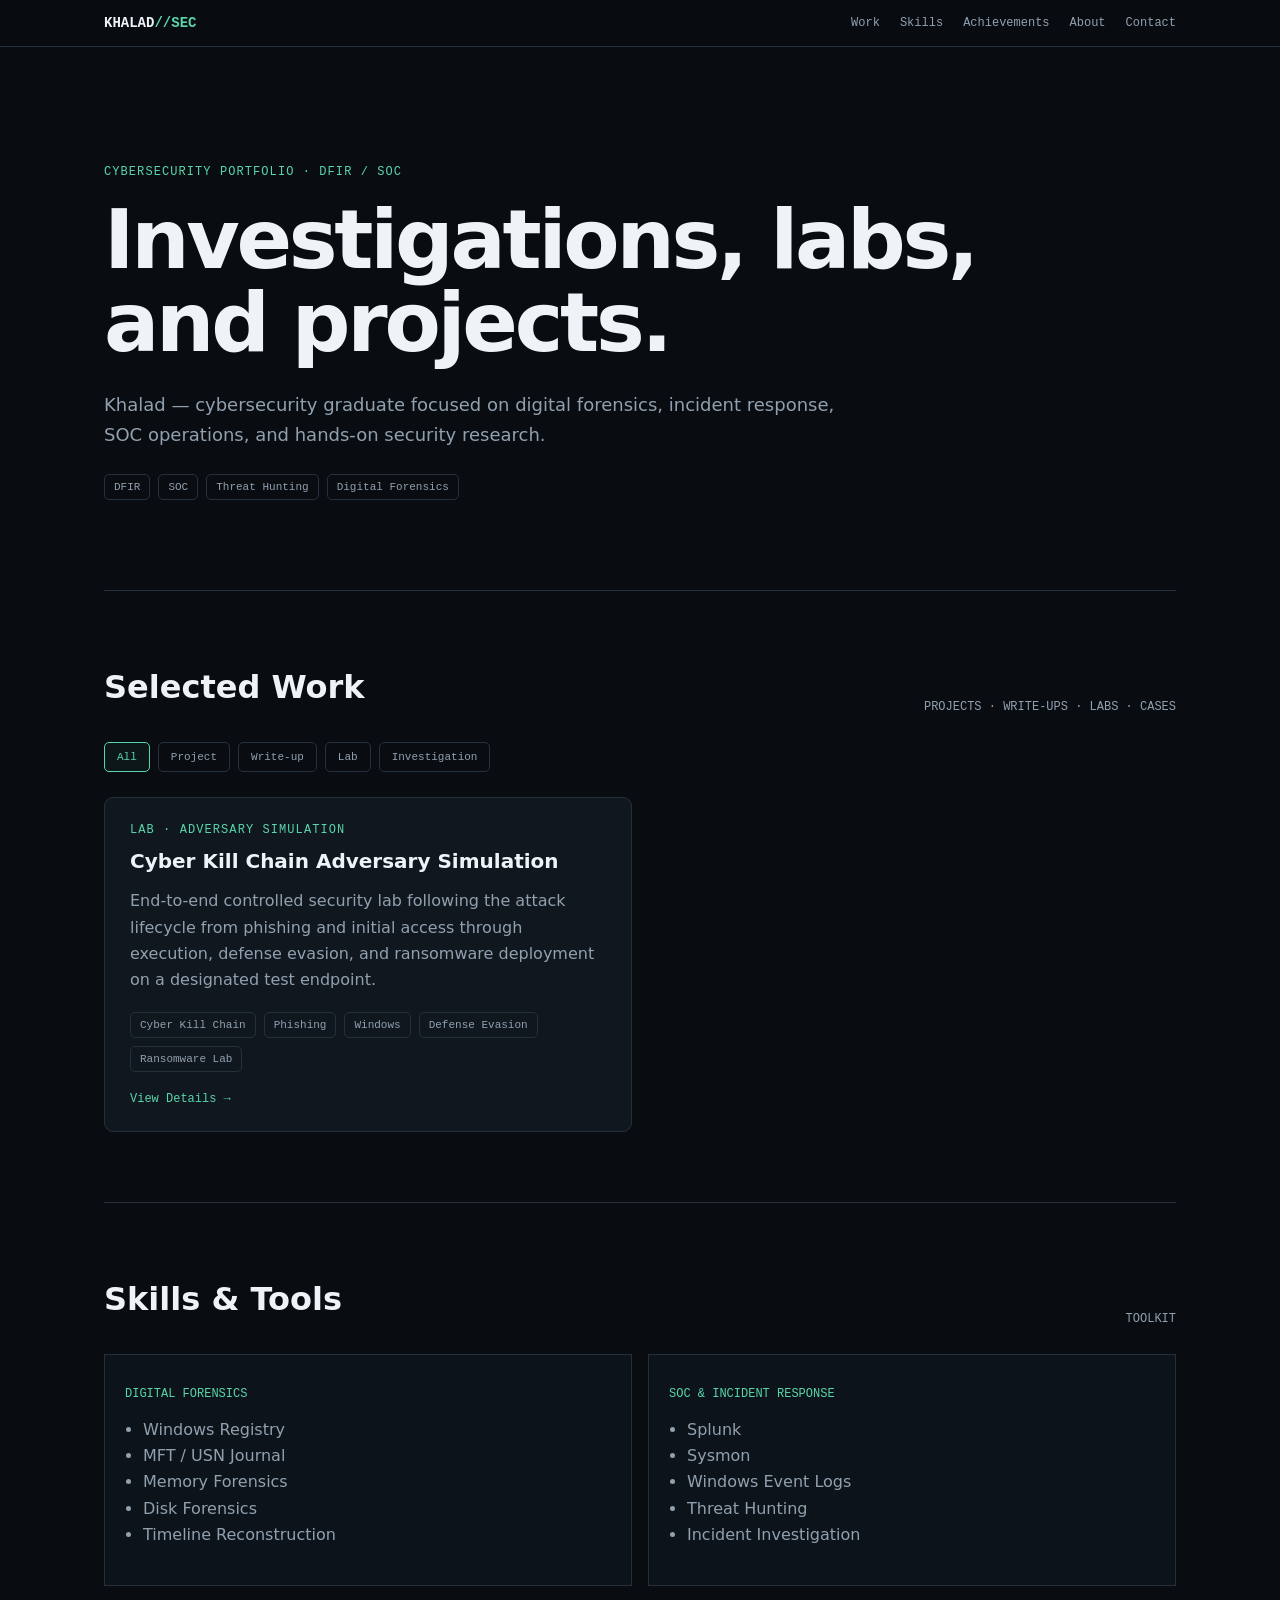
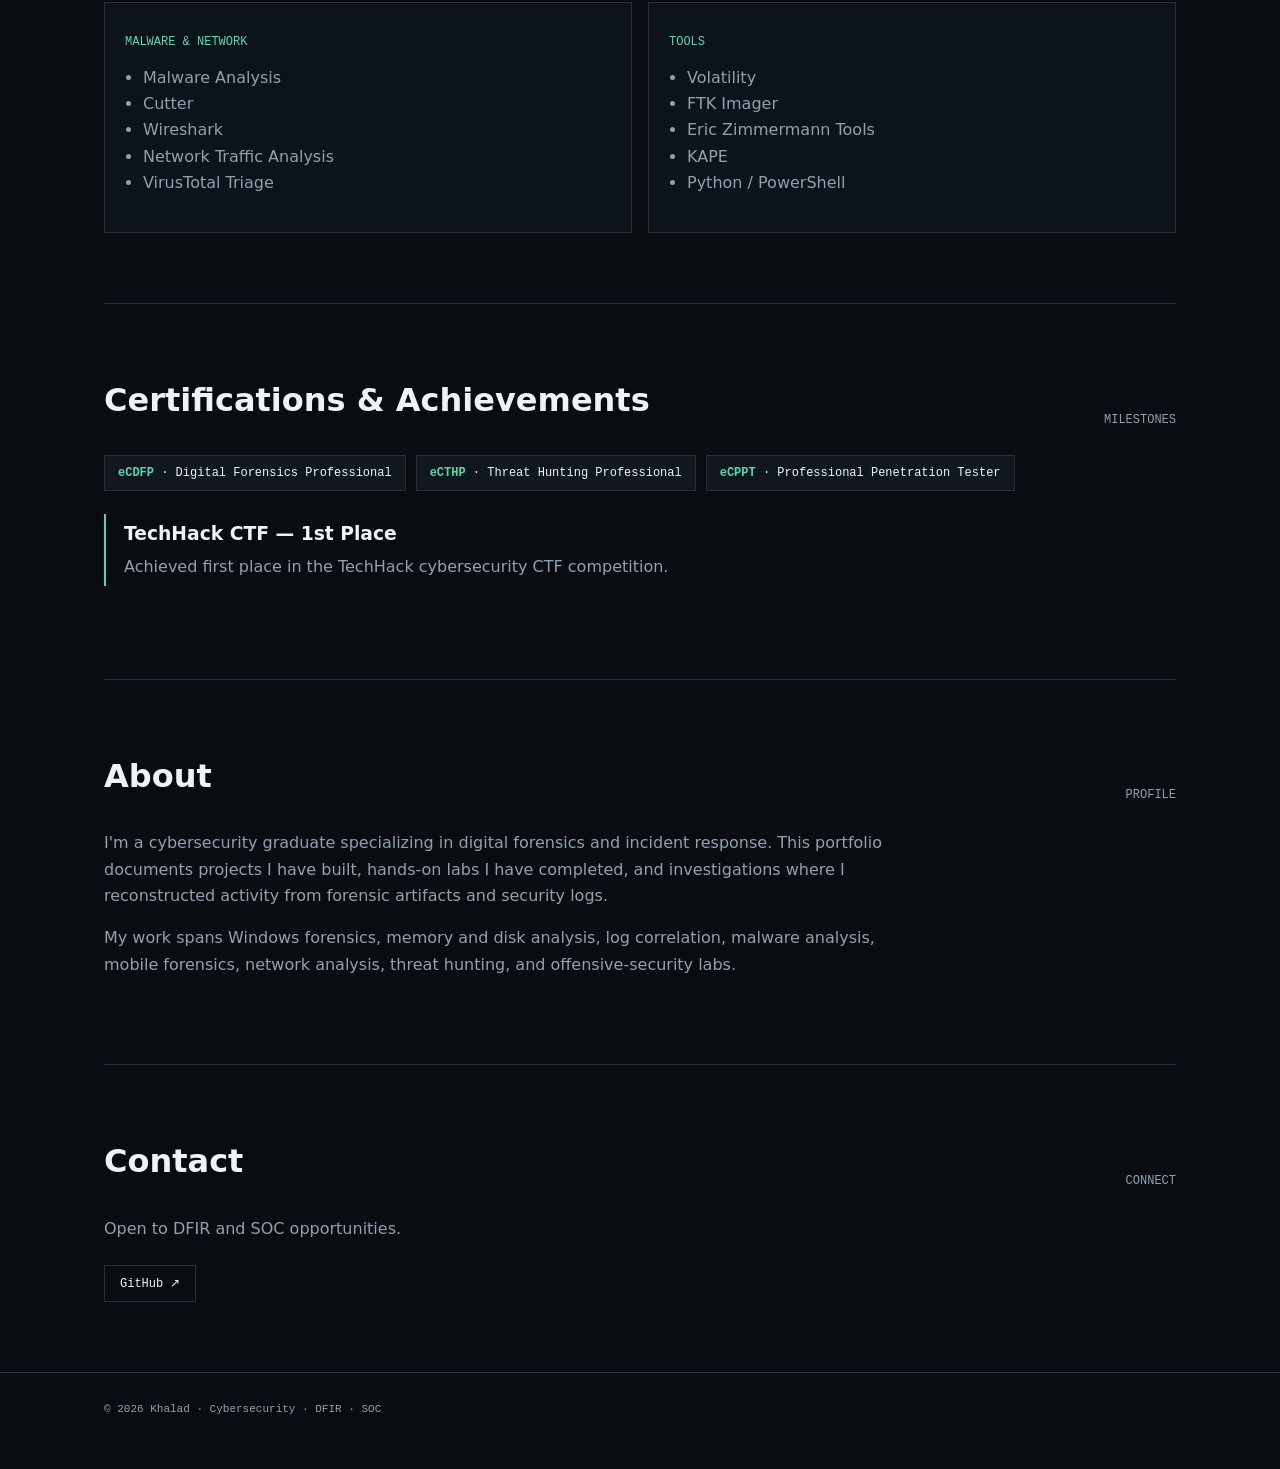
<file: index.html>
<!DOCTYPE html>
<html lang="en"><head><meta charset="UTF-8"><meta name="viewport" content="width=device-width,initial-scale=1.0"><title>Khalad — Cybersecurity Portfolio</title><meta name="description" content="Khalad's cybersecurity portfolio: DFIR, SOC, projects, labs, investigations and technical write-ups.">
<style>
:root{--bg:#090d12;--panel:#10171f;--panel2:#0d131a;--line:#24313d;--text:#edf3f7;--muted:#91a0af;--accent:#58d6a9;--mono:ui-monospace,SFMono-Regular,Consolas,monospace}*{box-sizing:border-box}html{scroll-behavior:smooth}body{margin:0;background:var(--bg);color:var(--text);font-family:Inter,system-ui,sans-serif;line-height:1.65}a{color:inherit;text-decoration:none}.wrap{max-width:1120px;margin:auto;padding:0 24px}.nav{position:sticky;top:0;z-index:20;background:#090d12e8;border-bottom:1px solid var(--line);backdrop-filter:blur(12px)}.navin{max-width:1120px;margin:auto;padding:15px 24px;display:flex;justify-content:space-between;gap:24px;align-items:center}.brand{font:700 14px var(--mono)}.brand span{color:var(--accent)}nav{display:flex;gap:20px;flex-wrap:wrap}nav a{font:12px var(--mono);color:var(--muted)}nav a:hover{color:var(--accent)}.hero{padding:110px 0 90px}.eyebrow,.type{font:12px var(--mono);color:var(--accent);text-transform:uppercase;letter-spacing:.09em}.hero h1{font-size:clamp(46px,7vw,82px);line-height:1.01;max-width:900px;margin:16px 0 25px;letter-spacing:-.04em}.hero>p{max-width:760px;color:var(--muted);font-size:18px}.pills,.tags,.filters{display:flex;gap:8px;flex-wrap:wrap}.pills{margin-top:25px}.pill,.tag{font:11px var(--mono);border:1px solid var(--line);padding:6px 9px;color:var(--muted);border-radius:5px}section{padding:70px 0;border-top:1px solid var(--line)}.sectionhead{display:flex;justify-content:space-between;align-items:end;gap:20px;margin-bottom:28px}.sectionhead h2{font-size:32px;margin:0}.sectionhead p{margin:0;color:var(--muted);font:12px var(--mono)}.filters{margin-bottom:25px}.filter{cursor:pointer;background:transparent;color:var(--muted);border:1px solid var(--line);padding:8px 12px;border-radius:5px;font:11px var(--mono)}.filter:hover,.filter.active{border-color:var(--accent);color:var(--accent);background:#58d6a90b}.grid{display:grid;grid-template-columns:repeat(2,minmax(0,1fr));gap:16px}.card{display:flex;flex-direction:column;background:var(--panel);border:1px solid var(--line);padding:25px;border-radius:9px;transition:.18s;min-height:255px}.card:hover{border-color:#45616b;transform:translateY(-3px)}.card h3{margin:8px 0 10px;font-size:20px}.card p{color:var(--muted);margin:0 0 18px}.card .tags{margin-top:auto}.open{margin-top:20px;color:var(--accent);font:12px var(--mono)}.empty{color:var(--muted);border:1px dashed var(--line);padding:24px;border-radius:8px}.about{max-width:800px;color:var(--muted)}.certs{display:flex;flex-wrap:wrap;gap:10px;margin-top:25px}.cert{padding:10px 13px;border:1px solid var(--line);background:var(--panel);font:12px var(--mono)}.cert b{color:var(--accent)}.skills{display:grid;grid-template-columns:repeat(2,1fr);gap:16px}.skill{border:1px solid var(--line);padding:20px;background:var(--panel2)}.skill h3{font:12px var(--mono);color:var(--accent);text-transform:uppercase}.skill ul{padding-left:18px;color:var(--muted)}.achievement{border-left:2px solid var(--accent);padding:5px 0 5px 18px;margin:23px 0}.achievement h3{margin:0 0 4px}.achievement p{margin:0;color:var(--muted)}.contact a{display:inline-block;border:1px solid var(--line);padding:10px 15px;margin:7px 8px 0 0;font:12px var(--mono)}footer{border-top:1px solid var(--line);padding:30px 0 50px;color:var(--muted);font:11px var(--mono)}@media(max-width:700px){nav{display:none}.grid,.skills{grid-template-columns:1fr}.hero{padding:75px 0 60px}.sectionhead{align-items:start;flex-direction:column}}
</style></head><body>
<div class="nav"><div class="navin"><a class="brand" href="./">KHALAD<span>//SEC</span></a><nav><a href="#work">Work</a><a href="#skills">Skills</a><a href="#achievements">Achievements</a><a href="#about">About</a><a href="#contact">Contact</a></nav></div></div>
<main class="wrap" id="app">Loading portfolio…</main><footer id="footer"></footer>
<script>
const esc=s=>{const d=document.createElement('div');d.textContent=s??'';return d.innerHTML};
const slug=s=>(s||'work').toLowerCase().trim().replace(/[^a-z0-9]+/g,'-').replace(/^-|-$/g,'');
const tags=a=>`<div class="tags">${(a||[]).map(x=>`<span class="tag">${esc(x)}</span>`).join('')}</div>`;
let works=[];
function renderWorks(filter='all'){document.querySelectorAll('.filter').forEach(b=>b.classList.toggle('active',b.dataset.filter===filter));const shown=filter==='all'?works:works.filter(x=>x.kind===filter);document.querySelector('#workGrid').innerHTML=shown.length?shown.map(x=>`<a class="card" href="work.html?id=${encodeURIComponent(x.item.id||slug(x.item.title))}"><span class="type">${esc(x.label)}${x.item.type?' · '+esc(x.item.type):''}</span><h3>${esc(x.item.title)}</h3><p>${esc(x.item.description||'')}</p>${tags(x.item.tags)}<span class="open">${x.kind==='writeups'?'Read Write-up':'View Details'} →</span></a>`).join(''):'<div class="empty">No work published in this category yet.</div>'}
async function render(){let d;try{const r=await fetch('./data.json?'+Date.now(),{cache:'no-store'});if(!r.ok)throw Error();d=await r.json()}catch(e){document.querySelector('#app').innerHTML='<p>Could not load portfolio data.</p>';return}
const groups=[['projects','Project'],['writeups','Write-up'],['labs','Lab'],['investigations','Investigation']];works=groups.flatMap(([kind,label])=>(d[kind]||[]).map(item=>({kind,label,item})));
const h=d.hero||{},a=d.about||{};document.querySelector('#app').innerHTML=`<header class="hero"><span class="eyebrow">${esc(h.tag)}</span><h1>${esc(h.headline)}</h1><p>${esc(h.lede)}</p><div class="pills">${(h.pills||[]).map(x=>`<span class="pill">${esc(x)}</span>`).join('')}</div></header>
<section id="work"><div class="sectionhead"><h2>Selected Work</h2><p>PROJECTS · WRITE-UPS · LABS · CASES</p></div><div class="filters">${[['all','All'],...groups].map(([k,l])=>`<button class="filter${k==='all'?' active':''}" data-filter="${k}">${l}</button>`).join('')}</div><div class="grid" id="workGrid"></div></section>
<section id="skills"><div class="sectionhead"><h2>Skills & Tools</h2><p>TOOLKIT</p></div><div class="skills">${(d.skills||[]).map(x=>`<div class="skill"><h3>${esc(x.group)}</h3><ul>${(x.items||[]).map(i=>`<li>${esc(i)}</li>`).join('')}</ul></div>`).join('')}</div></section>
<section id="achievements"><div class="sectionhead"><h2>Certifications & Achievements</h2><p>MILESTONES</p></div><div class="certs">${(a.certifications||[]).map(x=>`<span class="cert"><b>${esc(x.code)}</b> · ${esc(x.name)}</span>`).join('')}</div>${(d.achievements||[]).map(x=>`<div class="achievement"><h3>${esc(x.title)}</h3><p>${esc(x.description)}</p></div>`).join('')}</section>
<section id="about"><div class="sectionhead"><h2>About</h2><p>PROFILE</p></div><div class="about">${(a.paragraphs||[]).map(x=>`<p>${esc(x)}</p>`).join('')}</div></section>
<section id="contact" class="contact"><div class="sectionhead"><h2>Contact</h2><p>CONNECT</p></div><p class="about">${esc(d.contact?.blurb)}</p>${(d.contact?.links||[]).map(x=>`<a href="${esc(x.url)}" target="_blank" rel="noopener">${esc(x.label)} ↗</a>`).join('')}</section>`;
document.querySelectorAll('.filter').forEach(b=>b.onclick=()=>renderWorks(b.dataset.filter));renderWorks();const f=d.footer||{};document.querySelector('#footer').innerHTML=`<div class="wrap">© ${new Date().getFullYear()} ${esc(f.name||'Khalad')} · ${esc(f.note||'Cybersecurity Portfolio')}</div>`}
render();
</script></body></html>
</file>
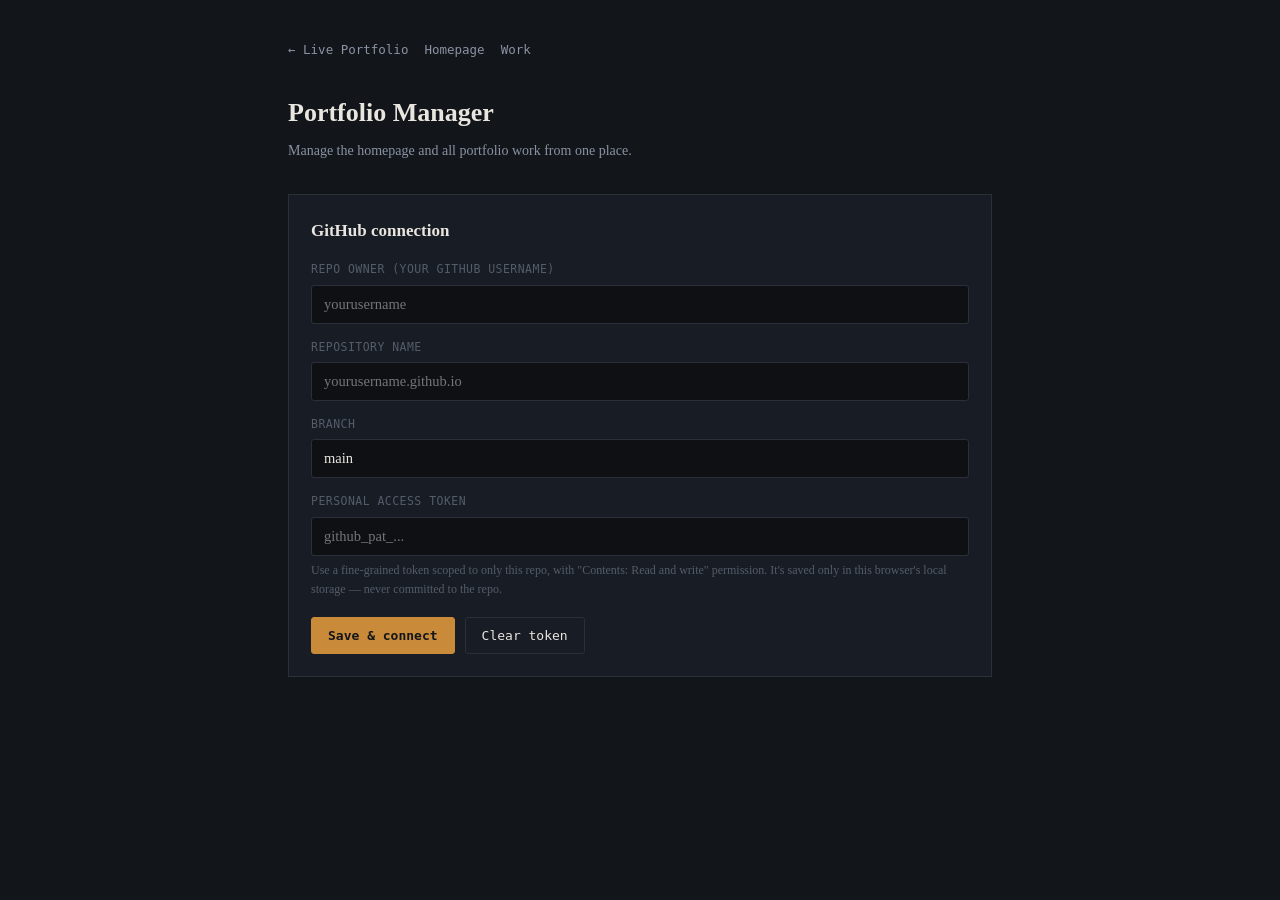
<file: cases.html>
<!DOCTYPE html><html lang="en"><head><meta charset="UTF-8"><meta name="viewport" content="width=device-width,initial-scale=1.0"><title>Portfolio Manager — Khalad</title><link rel="stylesheet" href="admin.css"><style>.admin-tabs{display:flex;gap:8px;flex-wrap:wrap;margin:18px 0 26px}.admin-tabs a{padding:9px 13px;border:1px solid #2b3642;border-radius:6px;text-decoration:none}.section-title{margin-top:42px;padding-top:24px;border-top:1px solid #2b3642}.manager-note{margin-bottom:20px}</style></head><body><div class="wrap"><div class="topnav"><a href="index.html">← Live Portfolio</a><a href="#homepage">Homepage</a><a href="#work">Work</a></div><h1>Portfolio Manager</h1><p class="sub">Manage the homepage and all portfolio work from one place.</p><div id="settingsContainer"></div><div id="workArea" style="display:none"><section id="homepage"><h2 class="section-title">Homepage</h2><p class="sub manager-note">Hero, About, certifications, skills, contact, and footer.</p><div class="card"><h2>Hero</h2><label>Top label</label><input id="heroTag"><label>Main headline</label><textarea id="heroHeadline"></textarea><label>Intro</label><textarea id="heroLede"></textarea><label>Focus areas / pills (comma-separated)</label><input id="heroPills"></div><div class="card"><h2>About</h2><label>Paragraphs (one paragraph per line)</label><textarea id="aboutParas" style="min-height:140px"></textarea><label>Certifications (one per line: CODE | Name)</label><textarea id="aboutCerts"></textarea></div><div class="card"><h2>Skills & Tools</h2><label>Separate groups with a blank line. First line = group name.</label><textarea id="skillsBlock" style="min-height:240px;font-family:monospace"></textarea></div><div class="card"><h2>Contact</h2><label>Contact text</label><textarea id="contactBlurb"></textarea><label>Links (one per line: Label | URL)</label><textarea id="contactLinks"></textarea></div><div class="card"><h2>Footer</h2><label>Name</label><input id="footerName"><label>Footer note</label><input id="footerNote"></div><div class="row"><button class="primary" id="saveHomepage">Save homepage</button><button id="reloadBtn">Discard & reload</button></div><div id="homepageStatus"></div></section><section id="work"><h2 class="section-title">Work</h2><p class="sub manager-note">Projects, write-ups, labs, and investigations. Every item automatically gets a detail page.</p><div class="card"><h2 id="formTitle">Add new work</h2><label>Type</label><select id="fType"><option value="projects">Project</option><option value="writeups">Write-up</option><option value="labs">Lab</option><option value="investigations">Investigation</option><option value="achievements">Achievement</option></select><label>Title</label><input id="fTitle" placeholder="e.g. Memory Forensics Investigation"><label>Category</label><input id="fCategory" placeholder="e.g. DFIR, Mobile Forensics"><label>Year</label><input id="fYear" placeholder="2026"><label>Short description</label><textarea id="fDesc"></textarea><label>Tools / Tags (comma-separated)</label><input id="fTags" placeholder="Volatility, Windows, Memory Forensics"><label>Full write-up</label><textarea id="fWriteup" style="min-height:260px" placeholder="Overview, scenario, methodology, evidence, findings, timeline, conclusion..."></textarea><div class="row"><button class="primary" id="fSave">Publish</button><button id="fCancel" style="display:none">Cancel edit</button></div><div id="formStatus"></div></div><h2>Current content</h2><div id="itemList"></div></section></div></div><script src="admin.js"></script><script>
let dataCache=null,sha=null,editing=null;const labels={projects:'Project',writeups:'Write-up',labs:'Lab',investigations:'Investigation',achievements:'Achievement'};const $=id=>document.getElementById(id);const slug=s=>(s||'work').toLowerCase().trim().replace(/[^a-z0-9]+/g,'-').replace(/^-|-$/g,'');function esc(s){const d=document.createElement('div');d.textContent=s==null?'':String(s);return d.innerHTML}function init(x){dataCache=x.content;sha=x.sha;if(!dataCache.writeups)dataCache.writeups=[];$('workArea').style.display='block';fillHomepage();renderList()}function fillHomepage(){const h=dataCache.hero||{},a=dataCache.about||{},s=dataCache.skills||[],c=dataCache.contact||{},f=dataCache.footer||{};$('heroTag').value=h.tag||'';$('heroHeadline').value=h.headline||'';$('heroLede').value=h.lede||'';$('heroPills').value=(h.pills||[]).join(', ');$('aboutParas').value=(a.paragraphs||[]).join('\n');$('aboutCerts').value=(a.certifications||[]).map(x=>`${x.code||''} | ${x.name||''}`).join('\n');$('skillsBlock').value=s.map(g=>[g.group,...(g.items||[])].join('\n')).join('\n\n');$('contactBlurb').value=c.blurb||'';$('contactLinks').value=(c.links||[]).map(x=>`${x.label||''} | ${x.url||''}`).join('\n');$('footerName').value=f.name||'';$('footerNote').value=f.note||''}function lines(id){return $(id).value.split('\n').map(x=>x.trim()).filter(Boolean)}function pipe(x){const i=x.indexOf('|');return i<0?[x,'']:[x.slice(0,i).trim(),x.slice(i+1).trim()]}function parseSkills(raw){return raw.split(/\n\s*\n/).map(b=>b.trim()).filter(Boolean).map(b=>{const x=b.split('\n').map(v=>v.trim()).filter(Boolean);return{group:x[0],items:x.slice(1)}})}async function saveData(msg,statusId){const st=$(statusId);st.innerHTML='<div class="status pending">Saving…</div>';try{const r=await writeDataFile(dataCache,sha,msg);sha=r.content.sha;st.innerHTML='<div class="status ok">Saved. The live portfolio will update automatically.</div>';renderList();return true}catch(e){st.innerHTML=`<div class="status err">${esc(e.message)}</div>`;return false}}$('saveHomepage').onclick=async()=>{dataCache.hero={tag:$('heroTag').value.trim(),headline:$('heroHeadline').value.trim(),lede:$('heroLede').value.trim(),pills:$('heroPills').value.split(',').map(x=>x.trim()).filter(Boolean)};dataCache.about={paragraphs:lines('aboutParas'),certifications:lines('aboutCerts').map(x=>{const[code,name]=pipe(x);return{code,name}})};dataCache.skills=parseSkills($('skillsBlock').value);dataCache.contact={blurb:$('contactBlurb').value.trim(),links:lines('contactLinks').map(x=>{const[label,url]=pipe(x);return{label,url}})};dataCache.footer={name:$('footerName').value.trim(),note:$('footerNote').value.trim()};await saveData('Update homepage content','homepageStatus')};$('reloadBtn').onclick=()=>location.reload();function allItems(){return Object.keys(labels).flatMap(type=>(dataCache[type]||[]).map((item,index)=>({type,index,item})))}function renderList(){const items=allItems();$('itemList').innerHTML=items.length?items.map(x=>`<div class="item"><div class="item-head"><strong>${esc(x.item.title)}</strong><div class="item-actions"><button onclick="editItem('${x.type}',${x.index})">Edit</button><button class="danger" onclick="deleteItem('${x.type}',${x.index})">Delete</button></div></div><div class="item-meta">${labels[x.type]}${x.item.type?' · '+esc(x.item.type):''}${x.item.year?' · '+esc(x.item.year):''}</div></div>`).join(''):'<p class="sub">No content yet.</p>'}function resetForm(){editing=null;$('formTitle').textContent='Add new work';['fTitle','fCategory','fYear','fDesc','fTags','fWriteup'].forEach(id=>$(id).value='');$('fType').disabled=false;$('fSave').textContent='Publish';$('fCancel').style.display='none'}function editItem(type,i){const x=dataCache[type][i];editing={type,index:i};$('fType').value=type;$('fType').disabled=true;$('fTitle').value=x.title||'';$('fCategory').value=x.type||'';$('fYear').value=x.year||'';$('fDesc').value=x.description||'';$('fTags').value=(x.tags||[]).join(', ');$('fWriteup').value=x.writeup||'';$('formTitle').textContent='Edit work';$('fSave').textContent='Save changes';$('fCancel').style.display='inline-block';$('work').scrollIntoView({behavior:'smooth'})}async function deleteItem(type,i){if(!confirm('Delete this item?'))return;dataCache[type].splice(i,1);await saveData('Delete portfolio item','formStatus')}$('fSave').onclick=async()=>{const type=$('fType').value,title=$('fTitle').value.trim(),description=$('fDesc').value.trim();if(!title||!description){$('formStatus').innerHTML='<div class="status err">Title and description are required.</div>';return}const old=editing?dataCache[type][editing.index]:null;const entry={id:old?.id||slug(title),title,type:$('fCategory').value.trim(),year:$('fYear').value.trim(),description,tags:$('fTags').value.split(',').map(x=>x.trim()).filter(Boolean),writeup:$('fWriteup').value.trim()};if(!dataCache[type])dataCache[type]=[];if(editing)dataCache[type][editing.index]=entry;else dataCache[type].unshift(entry);const ok=await saveData(editing?'Edit portfolio work':'Add portfolio work','formStatus');if(ok)resetForm()};$('fCancel').onclick=resetForm;renderSettingsPanel($('settingsContainer'),init);
</script></body></html>
</file>
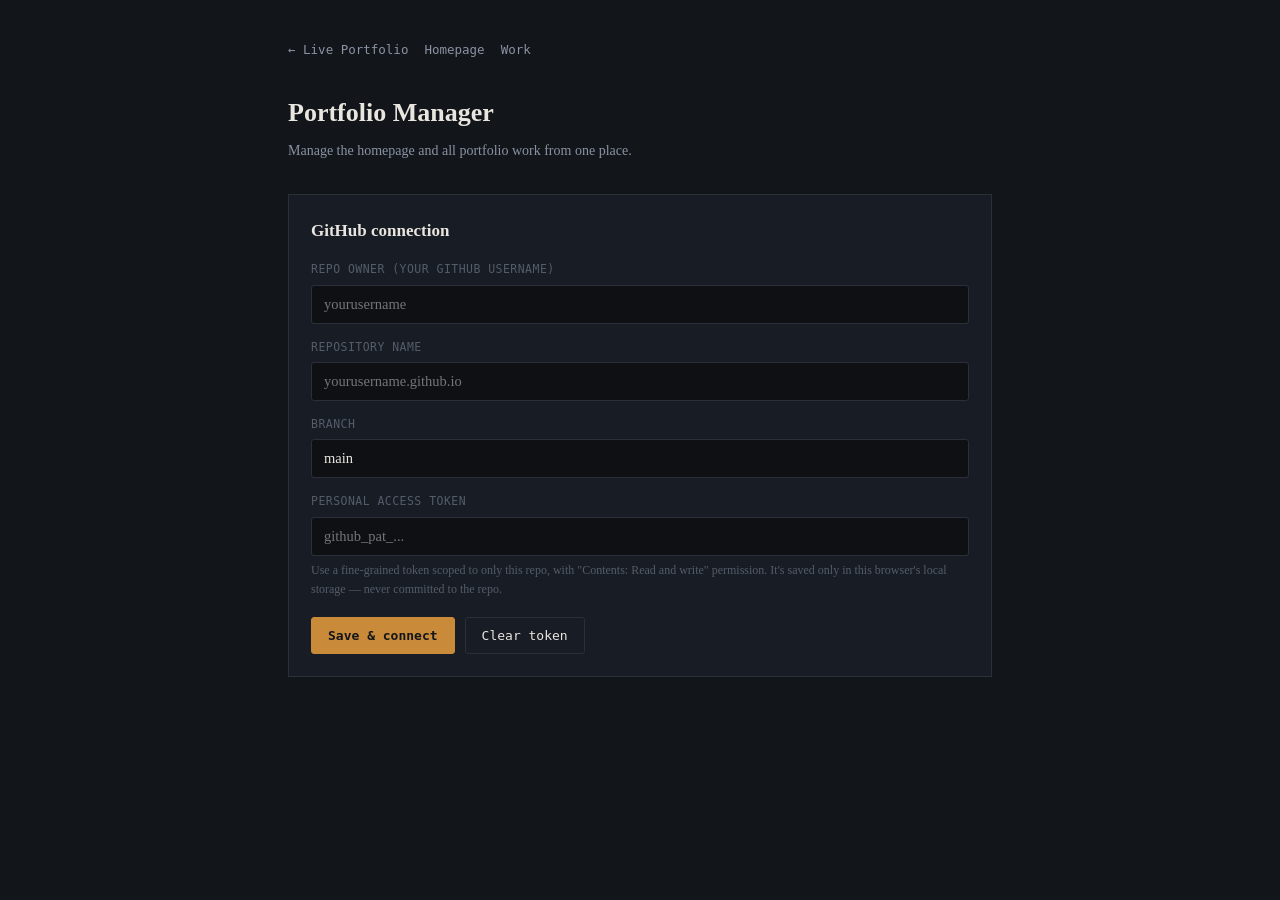
<file: profile.html>
<!DOCTYPE html>
<html lang="en"><head><meta charset="UTF-8"><meta name="viewport" content="width=device-width,initial-scale=1.0"><title>Portfolio Manager — Khalad</title><meta http-equiv="refresh" content="0; url=cases.html#homepage"><script>location.replace('cases.html#homepage');</script></head><body><p>Opening Portfolio Manager… <a href="cases.html#homepage">Continue</a></p></body></html>
</file>
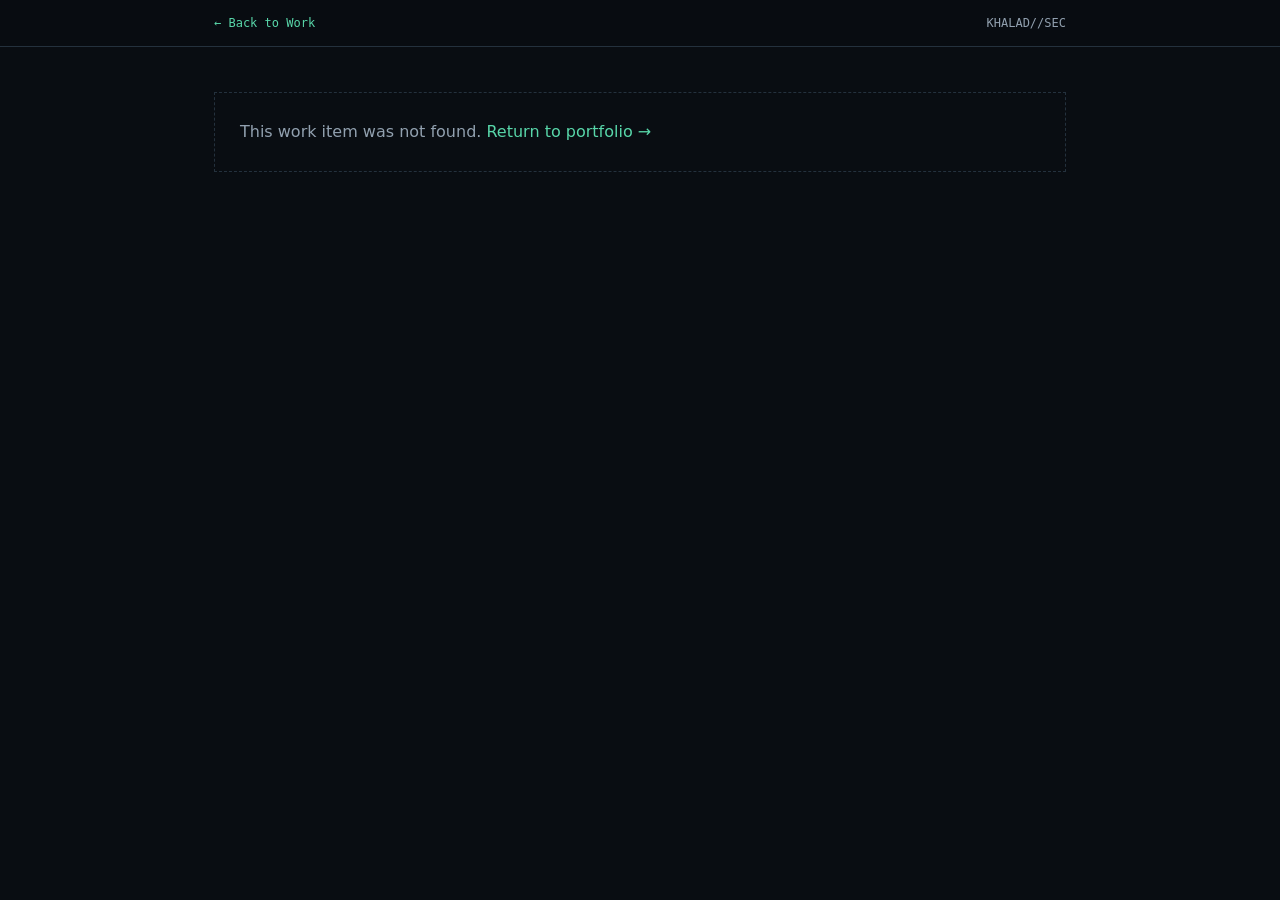
<file: work.html>
<!DOCTYPE html><html lang="en"><head><meta charset="UTF-8"><meta name="viewport" content="width=device-width,initial-scale=1.0"><title>Work — Khalad</title><style>:root{--bg:#090d12;--panel:#10171f;--line:#24313d;--text:#edf3f7;--muted:#91a0af;--accent:#58d6a9;--mono:ui-monospace,SFMono-Regular,Consolas,monospace}*{box-sizing:border-box}body{margin:0;background:var(--bg);color:var(--text);font-family:Inter,system-ui,sans-serif;line-height:1.75}.wrap{max-width:900px;margin:auto;padding:0 24px}a{color:inherit;text-decoration:none}.nav{border-bottom:1px solid var(--line);position:sticky;top:0;background:#090d12ed;backdrop-filter:blur(10px)}.navin{max-width:900px;margin:auto;padding:16px 24px;display:flex;justify-content:space-between;font:12px var(--mono)}.nav a{color:var(--muted)}.nav a:hover{color:var(--accent)}main{padding:80px 24px 100px}.type{font:12px var(--mono);color:var(--accent);text-transform:uppercase;letter-spacing:.08em}h1{font-size:clamp(38px,6vw,65px);line-height:1.05;letter-spacing:-.035em;margin:15px 0 22px}.lede{font-size:18px;color:var(--muted);max-width:760px}.meta,.tags{display:flex;gap:8px;flex-wrap:wrap;margin-top:25px}.tag,.meta span{font:11px var(--mono);border:1px solid var(--line);padding:6px 9px;color:var(--muted);border-radius:5px}.writeup{border-top:1px solid var(--line);margin-top:55px;padding-top:45px}.writeup h2{font-size:25px;margin-top:36px}.writeup p{color:#c4ced7;white-space:pre-wrap}.empty{border:1px dashed var(--line);padding:25px;color:var(--muted);margin-top:45px}.back{color:var(--accent)!important}</style></head><body><div class="nav"><div class="navin"><a class="back" href="index.html#work">← Back to Work</a><a href="index.html">KHALAD//SEC</a></div></div><main class="wrap" id="app">Loading…</main><script>const esc=s=>{const d=document.createElement('div');d.textContent=s??'';return d.innerHTML};const slug=s=>(s||'work').toLowerCase().trim().replace(/[^a-z0-9]+/g,'-').replace(/^-|-$/g,'');async function run(){let d;try{d=await(await fetch('./data.json?'+Date.now(),{cache:'no-store'})).json()}catch(e){app.innerHTML='<div class="empty">Could not load portfolio data.</div>';return}const id=new URLSearchParams(location.search).get('id');const groups=[['projects','Project'],['writeups','Write-up'],['labs','Lab'],['investigations','Investigation']];let found=null;for(const [kind,label] of groups){const item=(d[kind]||[]).find(x=>(x.id||slug(x.title))===id);if(item){found={item,kind,label};break}}if(!found){app.innerHTML='<div class="empty">This work item was not found. <a class="back" href="index.html#work">Return to portfolio →</a></div>';return}const x=found.item;document.title=`${x.title} — Khalad`;const write=x.writeup?`<div class="writeup"><span class="type">Full write-up</span><p>${esc(x.writeup)}</p></div>`:`<div class="empty">Detailed write-up coming soon.</div>`;app.innerHTML=`<span class="type">${esc(found.label)}${x.type?' · '+esc(x.type):''}</span><h1>${esc(x.title)}</h1><p class="lede">${esc(x.description||'')}</p><div class="meta">${x.year?`<span>${esc(x.year)}</span>`:''}</div><div class="tags">${(x.tags||[]).map(t=>`<span class="tag">${esc(t)}</span>`).join('')}</div>${write}`};run();</script></body></html>
</file>
<file: admin.css>
:root{
  --bg: #12151a;
  --bg-alt: #0e1014;
  --panel: #181c24;
  --panel-border: #2a2f3a;
  --text: #e9e6df;
  --text-dim: #8a93a3;
  --text-faint: #545c6a;
  --accent: #c98a3a;
  --accent-dim: #8f6530;
  --danger: #b5533c;
  --ok: #6a9955;
  --serif: "Source Serif 4", Georgia, serif;
  --mono: "IBM Plex Mono", ui-monospace, monospace;
}
*{ box-sizing: border-box; }
body{
  margin:0; background: var(--bg); color: var(--text);
  font-family: var(--serif); line-height: 1.6;
}
.wrap{ max-width: 760px; margin: 0 auto; padding: 40px 28px 80px; }
a{ color: var(--accent); }
h1{ font-size: 26px; margin: 0 0 6px; font-weight: 600; }
h2{ font-size: 17px; margin: 0 0 16px; font-weight: 600; }
.sub{ color: var(--text-dim); font-size: 14px; margin: 0 0 32px; }
.topnav{ font-family: var(--mono); font-size: 12.5px; margin-bottom: 32px; display:flex; gap:16px; }
.topnav a{ color: var(--text-dim); text-decoration: none; }
.topnav a.active{ color: var(--accent); }

.card{
  background: var(--panel);
  border: 1px solid var(--panel-border);
  padding: 22px;
  margin-bottom: 24px;
}
.card h2{ display:flex; align-items:center; gap:10px; }
label{
  display:block; font-family: var(--mono); font-size: 11.5px;
  text-transform: uppercase; letter-spacing: 0.04em; color: var(--text-faint);
  margin: 14px 0 6px;
}
label:first-of-type{ margin-top: 0; }
input[type=text], input[type=password], input[type=url], textarea{
  width: 100%;
  background: var(--bg-alt);
  border: 1px solid var(--panel-border);
  color: var(--text);
  padding: 10px 12px;
  font-family: var(--serif);
  font-size: 14.5px;
  border-radius: 3px;
}
textarea{ resize: vertical; min-height: 70px; font-family: var(--serif); }
input:focus, textarea:focus{ outline: none; border-color: var(--accent); }
.hint{ color: var(--text-faint); font-size: 12px; margin-top: 5px; }

button{
  font-family: var(--mono);
  font-size: 13px;
  cursor: pointer;
  border-radius: 3px;
  border: 1px solid var(--panel-border);
  background: transparent;
  color: var(--text);
  padding: 10px 16px;
}
button:hover{ border-color: var(--accent); color: var(--accent); }
button.primary{
  background: var(--accent);
  border-color: var(--accent);
  color: #12151a;
  font-weight: 600;
}
button.primary:hover{ opacity: .9; color: #12151a; }
button.danger:hover{ border-color: var(--danger); color: var(--danger); }
button:disabled{ opacity: .5; cursor: not-allowed; }
button:disabled:hover{ border-color: var(--panel-border); color: var(--text); }

.row{ display:flex; gap: 10px; flex-wrap: wrap; margin-top: 18px; }

.status{
  font-family: var(--mono); font-size: 12.5px;
  padding: 10px 12px; border-radius: 3px; margin-top: 14px;
  border: 1px solid var(--panel-border);
}
.status.ok{ color: var(--ok); border-color: var(--ok); }
.status.err{ color: var(--danger); border-color: var(--danger); }
.status.pending{ color: var(--text-dim); }

.item{
  border: 1px solid var(--panel-border);
  padding: 16px;
  margin-bottom: 12px;
  background: var(--bg-alt);
}
.item-head{ display:flex; justify-content: space-between; align-items:center; gap:10px; }
.item-head strong{ font-size: 15px; }
.item-actions{ display:flex; gap:6px; }
.item-actions button{ padding: 6px 10px; font-size: 11.5px; }
.item-meta{ color: var(--text-faint); font-family: var(--mono); font-size: 11.5px; margin-top: 4px; }

details > summary{ cursor: pointer; font-family: var(--mono); font-size: 12px; color: var(--text-dim); }
</file>
